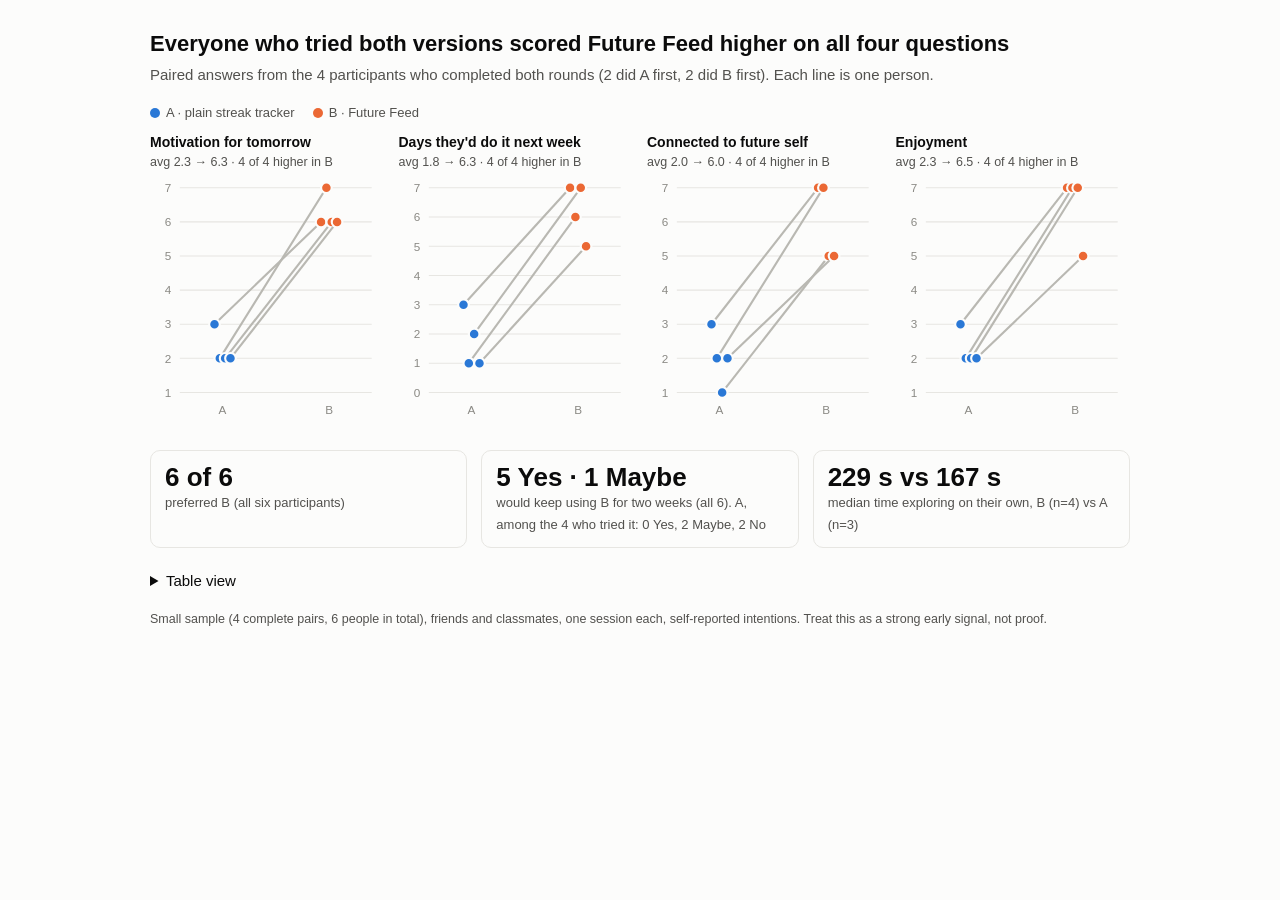
<file: docs/ab-results-chart.html>
<!doctype html>
<html lang="en"><head><meta charset="utf-8"><meta name="viewport" content="width=device-width, initial-scale=1">
<title>Future Feed A/B results</title>
<style>
  :root { --surface: #fcfcfb; --ink: #0b0b0b; --ink2: #52514e; --muted: #8a8984; --grid: #e7e6e2; --a: #2a78d6; --b: #eb6834; }
  body { margin: 0; background: var(--surface); color: var(--ink); font: 15px/1.45 -apple-system, "Segoe UI", Nunito, sans-serif; }
  .wrap { max-width: 980px; margin: 0 auto; padding: 28px 22px 40px; }
  h1 { font-size: 22px; margin: 0 0 4px; } .sub { color: var(--ink2); margin: 0 0 18px; }
  .legend { display: flex; gap: 18px; margin: 0 0 10px; color: var(--ink2); font-size: 13px; }
  .legend i { display: inline-block; width: 10px; height: 10px; border-radius: 50%; margin-right: 6px; vertical-align: -1px; }
  .panels { display: grid; grid-template-columns: repeat(4, minmax(0, 1fr)); gap: 14px; }
  @media (max-width: 760px) { .panels { grid-template-columns: repeat(2, minmax(0, 1fr)); } .tiles { grid-template-columns: 1fr !important; } }
  .panel h2 { font-size: 14px; margin: 0; } .panel p { margin: 0 0 4px; color: var(--ink2); font-size: 12.5px; }
  svg text { font-size: 11px; fill: var(--muted); }
  .tiles { display: grid; grid-template-columns: repeat(3, minmax(0, 1fr)); gap: 14px; margin-top: 24px; }
  .tile { border: 1px solid var(--grid); border-radius: 10px; padding: 12px 14px; }
  .tile b { display: block; font-size: 26px; line-height: 1.1; } .tile span { color: var(--ink2); font-size: 13px; }
  .tip { position: fixed; pointer-events: none; background: #fff; border: 1px solid var(--grid); border-radius: 8px; padding: 6px 9px; font-size: 12.5px;
    box-shadow: 0 4px 14px rgba(0,0,0,.12); opacity: 0; transition: opacity .1s; }
  details { margin-top: 22px; } table { border-collapse: collapse; font-size: 13px; margin-top: 8px; }
  td, th { border-bottom: 1px solid var(--grid); padding: 5px 10px; text-align: left; } th { color: var(--ink2); font-weight: 600; }
  .note { color: var(--ink2); font-size: 12.5px; margin-top: 18px; }
</style></head><body><div class="wrap">
<h1>Everyone who tried both versions scored Future Feed higher on all four questions</h1>
<p class="sub">Paired answers from the 4 participants who completed both rounds (2 did A first, 2 did B first). Each line is one person.</p>
<div class="legend"><span><i style="background:var(--a)"></i>A · plain streak tracker</span><span><i style="background:var(--b)"></i>B · Future Feed</span></div>
<div class="panels" id="panels"></div>
<div class="tiles">
  <div class="tile"><b>6 of 6</b><span>preferred B (all six participants)</span></div>
  <div class="tile"><b>5 Yes · 1 Maybe</b><span>would keep using B for two weeks (all 6). A, among the 4 who tried it: 0 Yes, 2 Maybe, 2 No</span></div>
  <div class="tile"><b>229 s vs 167 s</b><span>median time exploring on their own, B (n=4) vs A (n=3)</span></div>
</div>
<details><summary>Table view</summary><table id="tbl"></table></details>
<p class="note">Small sample (4 complete pairs, 6 people in total), friends and classmates, one session each, self-reported intentions.
Treat this as a strong early signal, not proof.</p>
</div>
<div class="tip" id="tip"></div>
<script>
const P = [{"p": "P1", "habit": "running", "order": "AB", "A_motivation": 3, "A_predicted_days": 3, "A_future_self": 3, "A_enjoy": 3, "B_motivation": 6, "B_predicted_days": 7, "B_future_self": 7, "B_enjoy": 7}, {"p": "P3", "habit": "basketball", "order": "AB", "A_motivation": 2, "A_predicted_days": 1, "A_future_self": 2, "A_enjoy": 2, "B_motivation": 7, "B_predicted_days": 6, "B_future_self": 7, "B_enjoy": 7}, {"p": "P4", "habit": "running", "order": "BA", "A_motivation": 2, "A_predicted_days": 2, "A_future_self": 1, "A_enjoy": 2, "B_motivation": 6, "B_predicted_days": 7, "B_future_self": 5, "B_enjoy": 7}, {"p": "P6", "habit": "writing", "order": "BA", "A_motivation": 2, "A_predicted_days": 1, "A_future_self": 2, "A_enjoy": 2, "B_motivation": 6, "B_predicted_days": 5, "B_future_self": 5, "B_enjoy": 5}];
const M = [["motivation", "Motivation for tomorrow", 1, 7], ["predicted_days", "Days they'd do it next week", 0, 7],
           ["future_self", "Connected to future self", 1, 7], ["enjoy", "Enjoyment", 1, 7]];
const mean = (xs) => xs.reduce((s, x) => s + x, 0) / xs.length;
const W = 220, H = 230, L = 28, R = 12, T = 12, B = 26, xA = L + 40, xB = W - R - 40;
const tip = document.getElementById("tip");
document.getElementById("panels").innerHTML = M.map(([k, label, lo, hi]) => {
  const y = (v) => T + (hi - v) / (hi - lo) * (H - T - B);
  const a = P.map((p) => p["A_" + k]), b = P.map((p) => p["B_" + k]);
  const ticks = [];
  for (let v = lo; v <= hi; v++) ticks.push(`<line x1="${L}" x2="${W - R}" y1="${y(v)}" y2="${y(v)}" stroke="var(--grid)"/><text x="${L - 8}" y="${y(v) + 4}" text-anchor="end">${v}</text>`);
  const lines = P.map((p, i) => {
    const off = (i - (P.length - 1) / 2) * 5;  // a little spread so overlapping people stay visible
    const ya = y(p["A_" + k]), yb = y(p["B_" + k]), tipText = `${p.p} · ${p.habit} (${p.order === "AB" ? "A first" : "B first"}): A ${p["A_" + k]} → B ${p["B_" + k]}`;
    return `<g class="person" data-tip="${tipText}">
      <line x1="${xA + off}" y1="${ya}" x2="${xB + off}" y2="${yb}" stroke="#b9b8b2" stroke-width="2"/>
      <circle cx="${xA + off}" cy="${ya}" r="5" fill="var(--a)" stroke="var(--surface)" stroke-width="2"/>
      <circle cx="${xB + off}" cy="${yb}" r="5" fill="var(--b)" stroke="var(--surface)" stroke-width="2"/>
      <line x1="${xA + off}" y1="${ya}" x2="${xB + off}" y2="${yb}" stroke="transparent" stroke-width="16"/>
      <circle cx="${xA + off}" cy="${ya}" r="12" fill="transparent"/><circle cx="${xB + off}" cy="${yb}" r="12" fill="transparent"/></g>`;
  }).join("");
  return `<div class="panel"><h2>${label}</h2><p>avg ${mean(a).toFixed(1)} → ${mean(b).toFixed(1)} · ${b.filter((v, i) => v > a[i]).length} of ${P.length} higher in B</p>
    <svg viewBox="0 0 ${W} ${H}" width="100%" role="img" aria-label="${label}: A average ${mean(a).toFixed(1)}, B average ${mean(b).toFixed(1)}">
      ${ticks.join("")}<text x="${xA}" y="${H - 6}" text-anchor="middle">A</text><text x="${xB}" y="${H - 6}" text-anchor="middle">B</text>${lines}</svg></div>`;
}).join("");
document.querySelectorAll(".person").forEach((g) => {
  g.addEventListener("pointermove", (e) => { tip.textContent = g.dataset.tip; tip.style.left = e.clientX + 14 + "px"; tip.style.top = e.clientY + 12 + "px"; tip.style.opacity = 1; });
  g.addEventListener("pointerleave", () => (tip.style.opacity = 0));
});
document.getElementById("tbl").innerHTML = `<tr><th>Person</th><th>Habit</th><th>Order</th>${M.map(([, l]) => `<th>${l} (A → B)</th>`).join("")}</tr>` +
  P.map((p) => `<tr><td>${p.p}</td><td>${p.habit}</td><td>${p.order}</td>${M.map(([k]) => `<td>${p["A_" + k]} → ${p["B_" + k]}</td>`).join("")}</tr>`).join("");
</script></body></html>
</file>
